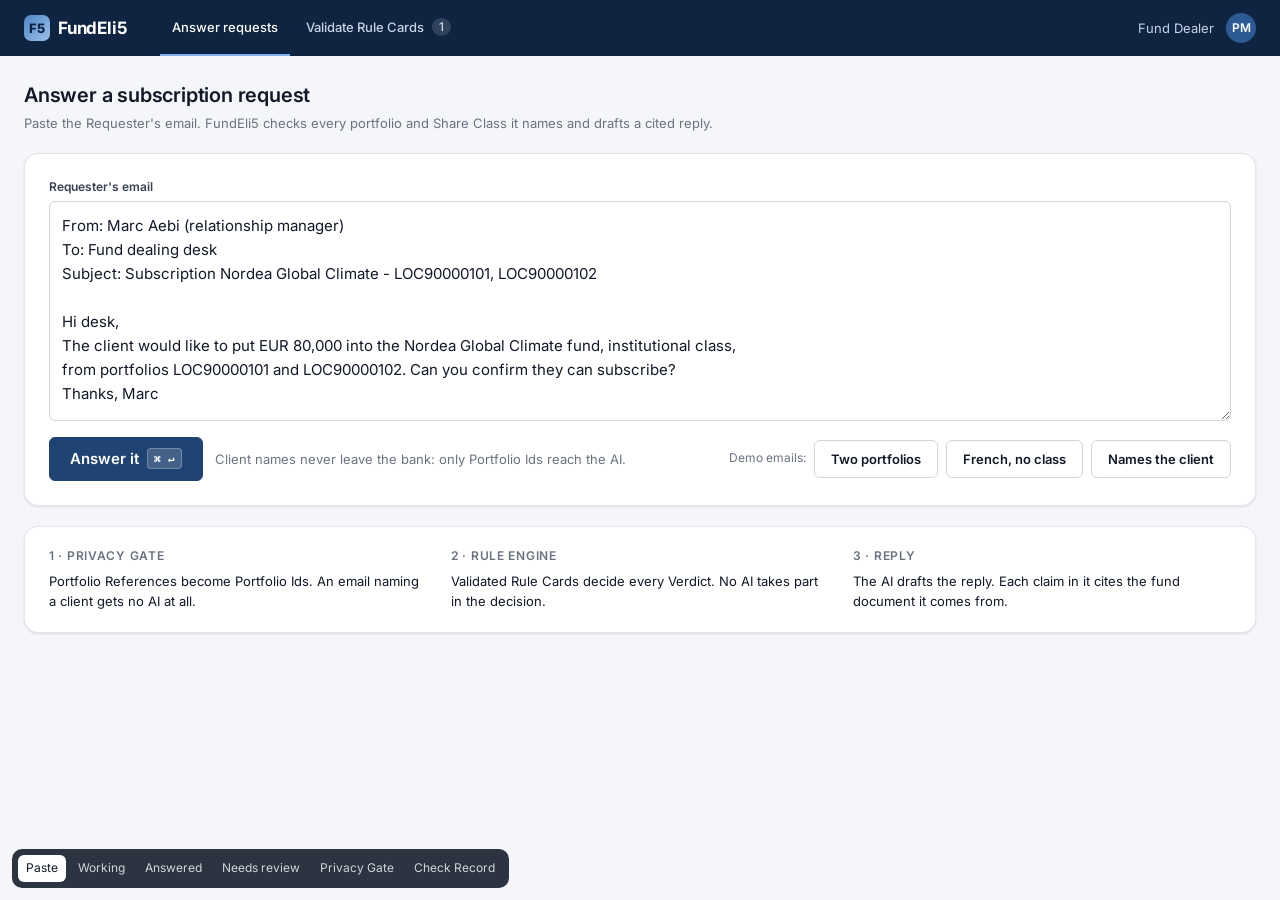
<file: docs/ux/mockups/dealer.html>
<!doctype html>
<html lang="en">
<head>
<meta charset="utf-8">
<meta name="viewport" content="width=device-width, initial-scale=1">
<title>FundEli5 · Dealer screen mockup</title>
<link rel="stylesheet" href="../tokens.css">
<link rel="stylesheet" href="components.css">
<!-- Mockup of docs/ux/README.md "Dealer screen". States: #paste #working #answered #review #refused #record. Example data is the seed cast. -->
</head>
<body>

<header class="topbar">
  <div class="wordmark"><span class="logo">F5</span>FundEli5</div>
  <nav class="nav">
    <a class="active" href="#answered">Answer requests</a>
    <a href="validation.html#draft">Validate Rule Cards <span class="count">1</span></a>
  </nav>
  <div class="role">Fund Dealer <span class="avatar">PM</span></div>
</header>

<main class="page">

  <!-- ================= PASTE (empty state) ================= -->
  <section data-state="paste">
    <div class="page-head">
      <div>
        <h1>Answer a subscription request</h1>
        <div class="sub">Paste the Requester's email. FundEli5 checks every portfolio and Share Class it names and drafts a cited reply.</div>
      </div>
    </div>
    <div class="card paste">
      <div class="field">
        <label for="email">Requester's email</label>
        <textarea id="email" class="input" placeholder="Paste the email here, or drop an .eml file">From: Marc Aebi (relationship manager)
To: Fund dealing desk
Subject: Subscription Nordea Global Climate - LOC90000101, LOC90000102

Hi desk,
The client would like to put EUR 80,000 into the Nordea Global Climate fund, institutional class,
from portfolios LOC90000101 and LOC90000102. Can you confirm they can subscribe?
Thanks, Marc</textarea>
      </div>
      <div class="paste-actions">
        <button class="btn btn-primary btn-lg">Answer it <span class="kbd">⌘ ↵</span></button>
        <span class="small muted">Client names never leave the bank: only Portfolio Ids reach the AI.</span>
        <div class="samples"><span class="xs muted">Demo emails:</span>
          <button class="btn">Two portfolios</button><button class="btn">French, no class</button><button class="btn">Names the client</button>
        </div>
      </div>
    </div>
    <div class="card card-pad" style="margin-top: var(--space-5); display:grid; grid-template-columns: repeat(3,1fr); gap: var(--space-6);">
      <div><div class="eyebrow">1 · Privacy Gate</div><p class="small" style="margin:6px 0 0">Portfolio References become Portfolio Ids. An email naming a client gets no AI at all.</p></div>
      <div><div class="eyebrow">2 · Rule Engine</div><p class="small" style="margin:6px 0 0">Validated Rule Cards decide every Verdict. No AI takes part in the decision.</p></div>
      <div><div class="eyebrow">3 · Reply</div><p class="small" style="margin:6px 0 0">The AI drafts the reply. Each claim in it cites the fund document it comes from.</p></div>
    </div>
  </section>

  <!-- ================= WORKING (progress) ================= -->
  <section data-state="working">
    <div class="card request">
      <div class="grow"><div class="from">Request from Marc Aebi</div><div class="subject">Subscription Nordea Global Climate - LOC90000101, LOC90000102</div></div>
    </div>
    <div class="with-rail" style="margin-top: var(--space-4)">
      <div class="card">
        <div class="steps">
          <div class="step done"><span class="dot">✓</span><div><b>Privacy Gate</b> <span class="note">2 Portfolio References swapped for Portfolio Ids, no client name found</span></div></div>
          <div class="step done"><span class="dot">✓</span><div><b>Reading the request</b> <span class="note">2 Subscription Requests: Nordea 1 Global Climate BI-EUR, EUR 80,000</span></div></div>
          <div class="step now"><span class="dot"></span><div><b>Checking the rules</b> <span class="note">Rule Card v1, validated 2 Nov by J. Keller</span></div></div>
          <div class="step todo"><span class="dot"></span><div>Drafting the reply</div></div>
        </div>
        <div style="padding: 0 var(--space-6) var(--space-6); display:flex; flex-direction:column; gap:10px">
          <div class="skeleton" style="width:70%"></div><div class="skeleton" style="width:55%"></div><div class="skeleton" style="width:62%"></div>
        </div>
      </div>
      <div class="rail"><div class="card card-pad"><div class="skeleton" style="width:50%"></div><div class="skeleton" style="width:90%; margin-top:10px"></div><div class="skeleton" style="width:80%; margin-top:10px"></div></div></div>
    </div>
  </section>

  <!-- ================= REQUEST SUMMARY (answered / review / record) ================= -->
  <section data-state="answered record" class="stack">
    <div class="card request">
      <div class="grow">
        <div class="from">Request from Marc Aebi <span class="muted small" style="font-weight:400">· today 09:42</span></div>
        <div class="subject">Subscription Nordea Global Climate - LOC90000101, LOC90000102</div>
      </div>
      <div class="gate"><span class="chip safe">🛡 The AI saw Portfolio Ids only</span>
        <span class="swap">LOC90000101 → 3f6c…a4c3</span><span class="swap">LOC90000102 → 9b2d…6b19</span></div>
      <a class="link small">Show email and parsed requests</a>
    </div>

    <div class="summary">
      <span class="total">3 checks</span>
      <span class="chip eligible"><span class="ic">✓</span>2 can buy</span>
      <span class="chip not-eligible"><span class="ic">✕</span>1 cannot buy</span>
    </div>
  </section>

  <section data-state="review" class="stack">
    <div class="card request">
      <div class="grow">
        <div class="from">Request from Sophie Lentz <span class="muted small" style="font-weight:400">· today 10:05 · French</span></div>
        <div class="subject">Souscription Nordea Global Climate - LUX90000301</div>
      </div>
      <div class="gate"><span class="chip safe">🛡 The AI saw Portfolio Ids only</span><span class="swap">LUX90000301 → c71e…2f64</span></div>
      <a class="link small">Show email and parsed requests</a>
    </div>
    <div class="summary">
      <span class="total">2 checks · no Share Class named, so every class of the fund is checked</span>
      <span class="chip review"><span class="ic">!</span>1 needs review</span>
      <span class="chip not-eligible"><span class="ic">✕</span>1 cannot buy</span>
    </div>
  </section>

  <!-- ================= ANSWERED: Verdicts, reply, evidence ================= -->
  <section data-state="answered record" class="with-rail" style="margin-top: var(--space-4)">
    <div class="stack">
      <article class="card verdict not-eligible">
        <span class="chip not-eligible"><span class="ic">✕</span>Not eligible</span>
        <div>
          <div class="headline"><span class="portfolio">LOC90000101</span> <b>cannot buy</b> Nordea 1 Global Climate BI-EUR</div>
          <div class="why">BI-EUR is for institutional investors <a class="cite">1</a>. This advisory portfolio is a retail client.</div>
          <div class="meta"><span>LU0348927095</span><span>EUR 80,000</span><span>7 rules checked · 1 failed</span></div>
        </div>
        <a class="link small">Why?</a>
      </article>
      <article class="card verdict eligible">
        <span class="chip eligible"><span class="ic">✓</span>Eligible</span>
        <div>
          <div class="headline"><span class="portfolio">LOC90000102</span> <b>can buy</b> Nordea 1 Global Climate BI-EUR</div>
          <div class="why">A discretionary mandate counts as an institutional investor <a class="cite">3</a>, and EUR 80,000 meets the EUR 75,000 minimum <a class="cite">4</a>.</div>
          <div class="meta"><span>LU0348927095</span><span>EUR 80,000</span><span>7 rules checked · all passed</span></div>
        </div>
        <a class="link small">Why?</a>
      </article>
      <article class="card verdict eligible">
        <span class="chip eligible"><span class="ic">✓</span>Eligible</span>
        <div>
          <div class="headline"><span class="portfolio">LOC90000101</span> <b>can buy</b> Nordea 1 Global Climate BP-EUR <span class="alt-tag">alternative</span></div>
          <div class="why">BP-EUR is the retail class of the same fund, open to all investors <a class="cite">2</a>.</div>
          <div class="meta"><span>LU0348926287</span><span>EUR 80,000</span><span>7 rules checked · all passed</span></div>
        </div>
        <a class="link small">Why?</a>
      </article>

      <article class="card reply">
        <div class="card-head">
          <span class="ai-label">✦ Drafted by AI · edit before sending</span>
          <div style="display:flex; gap: var(--space-2); align-items:center">
            <span class="chip neutral">English</span>
            <button class="btn btn-primary">Copy reply</button>
          </div>
        </div>
        <div class="reply-body" contenteditable="true">
          <p>Hi Marc,</p>
          <p><span class="portfolio">LOC90000101</span> cannot subscribe to Nordea 1 Global Climate BI-EUR: the class is reserved for institutional investors <a class="cite on">1</a>, and this is an advisory portfolio. The retail class BP-EUR (LU0348926287) is open to all investors <a class="cite">2</a>, and the EUR 80,000 subscription is eligible there.</p>
          <p><span class="portfolio">LOC90000102</span> can subscribe to BI-EUR. The discretionary mandate makes it an institutional investor <a class="cite">3</a>, and EUR 80,000 meets the EUR 75,000 minimum <a class="cite">4</a>.</p>
          <p>Best regards,<br>Fund dealing desk</p>
        </div>
        <div class="reply-foot"><span>Portfolio Ids swapped back to your references locally.</span><a class="link" href="#record">What the AI saw</a></div>
      </article>

      <details class="card fold">
        <summary>Full Justification <span class="muted small" style="font-weight:400">· every rule of every check, with its source</span></summary>
      </details>
    </div>

    <aside class="rail">
      <div class="eyebrow">Evidence for the reply</div>
      <div class="card evidence on">
        <a class="cite on num">1</a>
        <div class="rule">Investor category <span class="outcome fail">FAIL</span> <span class="muted" style="font-weight:400">BI-EUR</span></div>
        <div class="quote"><mark>I Institutional investors.</mark></div>
        <div class="source">Nordea 1 prospectus · p.123 <span class="verified">✓ quote found on page</span></div>
      </div>
      <div class="card evidence">
        <a class="cite num">2</a>
        <div class="rule">Investor category <span class="outcome pass">PASS</span> <span class="muted" style="font-weight:400">BP-EUR</span></div>
        <div class="quote"><mark>P All investors.</mark></div>
        <div class="source">Nordea 1 prospectus · p.123 <span class="verified">✓ quote found on page</span></div>
      </div>
      <div class="card evidence">
        <a class="cite num">3</a>
        <div class="rule">Investor category <span class="outcome pass">PASS</span> <span class="muted" style="font-weight:400">BI-EUR</span></div>
        <div class="quote">… <mark>financial professionals investing on behalf of … retail clients in connection with a discretionary management agreement</mark></div>
        <div class="source">Nordea 1 prospectus · p.5 <span class="verified">✓ quote found on page</span></div>
      </div>
      <div class="card evidence">
        <a class="cite num">4</a>
        <div class="rule">Minimum subscription <span class="outcome pass">PASS</span> <span class="muted" style="font-weight:400">BI-EUR</span></div>
        <div class="quote"><mark>EUR 75,000 or equivalent in other currencies</mark></div>
        <div class="source">Nordea 1 prospectus · p.123 <span class="verified">✓ quote found on page</span></div>
      </div>
    </aside>
  </section>

  <!-- ================= REVIEW: Needs Review with Advisory Suggestions ================= -->
  <section data-state="review" class="with-rail" style="margin-top: var(--space-4)">
    <div class="stack">
      <article class="card verdict review">
        <span class="chip review"><span class="ic">!</span>Needs review</span>
        <div>
          <div class="headline"><span class="portfolio">LUX90000301</span> <b>needs review for</b> Nordea 1 Global Climate BP-EUR</div>
          <div class="why">In Luxembourg the Target Market applies, and this client is outside it on three points: risk 4 of 7 for an Income profile, a 5-year holding period for a 2-year horizon, and a possible total loss <a class="cite">1</a>.</div>
          <div class="meta"><span>LU0348926287</span><span>EUR 20,000</span><span>7 rules checked · 1 to review</span></div>
        </div>
        <a class="link small">Why?</a>
      </article>
      <article class="card verdict not-eligible">
        <span class="chip not-eligible"><span class="ic">✕</span>Not eligible</span>
        <div>
          <div class="headline"><span class="portfolio">LUX90000301</span> <b>cannot buy</b> Nordea 1 Global Climate BI-EUR</div>
          <div class="why">BI-EUR is for institutional investors <a class="cite">2</a>, and EUR 20,000 is below its EUR 75,000 minimum <a class="cite">3</a>.</div>
          <div class="meta"><span>LU0348927095</span><span>EUR 20,000</span><span>7 rules checked · 2 failed</span></div>
        </div>
        <a class="link small">Why?</a>
      </article>

      <div class="banner ai" style="display:block">
        <div style="display:flex; justify-content:space-between; align-items:center">
          <span class="ai-label">✦ AI suggestions for the review</span>
          <span class="xs muted">They never change a Verdict. Accepted questions go into the reply.</span>
        </div>
        <div class="group-title">Ask the Requester</div>
        <div class="suggestion accepted">
          <div class="q">Is the risk profile current?</div>
          <div class="acts"><span class="chip eligible">Accepted</span><button class="btn btn-ghost">Undo</button></div>
          <div class="d">The profile (2 Income) is one notch below the fund's risk 4. If it was last reviewed more than 12 months ago, the adviser should re-run the questionnaire.</div>
        </div>
        <div class="suggestion">
          <div class="q">Does the 2-year horizon apply to the portfolio or to this investment?</div>
          <div class="acts"><button class="btn">Accept</button><button class="btn btn-ghost">Dismiss</button></div>
          <div class="d">The fund recommends holding for 5 years.</div>
        </div>
        <div class="group-title">Dealer to-do · internal, never in the reply</div>
        <div class="suggestion">
          <div class="q">File the acknowledgement if she proceeds</div>
          <div class="acts"><button class="btn">Accept</button><button class="btn btn-ghost">Dismiss</button></div>
          <div class="d">A written acknowledgement that the investment is outside her Target Market, with the adviser's rationale, attached to this Check Record.</div>
        </div>
      </div>

      <article class="card reply">
        <div class="card-head"><span class="ai-label">✦ Reply</span><span class="chip neutral">French</span></div>
        <div class="reply-body" style="min-height:0">
          <p class="muted">Decide on the suggestions first: the questions you accept are asked in the reply, in French.</p>
          <div style="display:flex; align-items:center; gap: var(--space-3)">
            <button class="btn btn-primary">Draft reply</button>
            <span class="small" style="color: var(--review-700)">2 suggestions undecided: they will be left out.</span>
          </div>
        </div>
      </article>
    </div>
    <aside class="rail">
      <div class="eyebrow">Evidence</div>
      <div class="card evidence">
        <a class="cite num">1</a>
        <div class="rule">Target Market <span class="outcome review">REVIEW</span> <span class="muted" style="font-weight:400">BP-EUR</span></div>
        <div class="quote"><mark>you could lose some or all of your investment</mark></div>
        <div class="source">Nordea 1 BP-EUR KID · p.1 <span class="verified">✓ quote found on page</span></div>
      </div>
      <div class="card evidence">
        <a class="cite num">2</a>
        <div class="rule">Investor category <span class="outcome fail">FAIL</span> <span class="muted" style="font-weight:400">BI-EUR</span></div>
        <div class="quote"><mark>I Institutional investors.</mark></div>
        <div class="source">Nordea 1 prospectus · p.123 <span class="verified">✓ quote found on page</span></div>
      </div>
      <div class="card evidence">
        <a class="cite num">3</a>
        <div class="rule">Minimum subscription <span class="outcome fail">FAIL</span> <span class="muted" style="font-weight:400">BI-EUR</span></div>
        <div class="quote"><mark>EUR 75,000 or equivalent in other currencies</mark></div>
        <div class="source">Nordea 1 prospectus · p.123 <span class="verified">✓ quote found on page</span></div>
      </div>
    </aside>
  </section>

  <!-- ================= REFUSED: Privacy Gate ================= -->
  <section data-state="refused" class="stack">
    <div class="banner danger">
      <span class="bi">✕</span>
      <div>
        <h3>No AI was used for this email</h3>
        <p>The Privacy Gate found a client name, <b>“Anna Steinmann”</b>, in the subject and line 1. Requesters send Portfolio References only, so nothing was sent to the AI.</p>
        <p class="xs" style="margin-top:6px">Enter the request below. The check runs as usual, because the Rule Engine needs no AI, and a template reply replaces the drafted one.</p>
      </div>
    </div>
    <div class="card">
      <div class="card-head"><h2 class="card-title">Enter the Subscription Request by hand</h2><a class="link small">+ Add a portfolio</a></div>
      <div class="card-pad">
        <div class="form-row">
          <div class="field"><label>Portfolio Reference · found in the email</label><input class="input" value="LOC90000101"></div>
          <div class="field"><label>Share Class</label><select class="input"><option>Nordea 1 Global Climate BP-EUR · LU0348926287</option></select></div>
          <div class="field"><label>Amount</label><input class="input" value="80,000"></div>
          <div class="field"><label>Currency</label><select class="input"><option>EUR</option></select></div>
          <button class="btn btn-primary" style="height:38px">Check</button>
        </div>
        <label class="small" style="display:flex; gap:8px; align-items:center; margin-top: var(--space-3)"><input type="checkbox"> Client initiated (reverse solicitation)</label>
      </div>
    </div>
    <details class="card fold"><summary>The email as received</summary></details>
  </section>
</main>

<!-- ================= RECORD drawer ================= -->
<div data-state="record" class="scrim"></div>
<aside data-state="record" class="drawer" aria-label="What the AI saw">
  <div class="drawer-head">
    <div><div class="eyebrow">Check Record · append-only</div><div style="font-weight:600">What the AI saw</div></div>
    <a class="btn btn-ghost" href="#answered">Close</a>
  </div>
  <div class="drawer-body">
    <table class="table">
      <thead><tr><th>Check</th><th>Rule Card</th><th>Verdict</th></tr></thead>
      <tbody>
        <tr><td><span class="portfolio">LOC90000101</span> × BI-EUR</td><td>v1 · validated 2 Nov by J. Keller</td><td><span class="chip not-eligible">Not eligible</span></td></tr>
        <tr><td><span class="portfolio">LOC90000102</span> × BI-EUR</td><td>v1 · validated 2 Nov by J. Keller</td><td><span class="chip eligible">Eligible</span></td></tr>
        <tr><td><span class="portfolio">LOC90000101</span> × BP-EUR</td><td>v1 · validated 2 Nov by J. Keller</td><td><span class="chip eligible">Eligible</span></td></tr>
      </tbody>
    </table>
    <div class="small muted">Engine 0.1.0 · Scale Mapping v1 · Client Profile fields read: classification, mandate type, residence, nationalities, US Person flags (kept in the bank, never sent).</div>

    <div class="llm-call">
      <header><b>Request Parser</b><span class="xs muted">claude-sonnet-5-5 · Azure Foundry · 1.2 s</span></header>
      <div class="body">
        <div class="small">Client fields sent: <i>none</i></div>
        <pre class="prompt">Subject: Subscription Nordea Global Climate - <span class="pid">3f6c2a1e…a4c3</span>, <span class="pid">9b2d71c0…6b19</span>

The client would like to put EUR 80,000 into the Nordea Global Climate fund, institutional class,
from portfolios <span class="pid">3f6c2a1e…a4c3</span> and <span class="pid">9b2d71c0…6b19</span>.</pre>
      </div>
    </div>
    <div class="llm-call">
      <header><b>Reply Drafter</b><span class="xs muted">claude-sonnet-5-5 · Azure Foundry · 3.4 s</span></header>
      <div class="body">
        <div class="small">Client fields sent: <span class="field-tag">Portfolio Id</span> <span class="field-tag">Verdict</span> <span class="field-tag">Justification + Citations</span></div>
        <pre class="prompt">Verdicts for GCE-BI (Not Eligible, Eligible) and GCE-BP (Eligible, alternative). Language: en.</pre>
      </div>
    </div>
  </div>
</aside>

<div data-state="answered" class="toast" style="display:none" id="toast">Reply copied</div>

<nav class="mock-switch" aria-label="Mockup states">
  <a href="#paste">Paste</a><a href="#working">Working</a><a href="#answered">Answered</a><a href="#review">Needs review</a><a href="#refused">Privacy Gate</a><a href="#record">Check Record</a>
</nav>
<script>
  function show() {
    const s = (location.hash || '#paste').slice(1);
    document.querySelectorAll('[data-state]').forEach(el => {
      const on = el.dataset.state.split(' ').includes(s) && el.id !== 'toast';
      el.style.display = on ? '' : 'none';
    });
    document.querySelectorAll('.mock-switch a').forEach(a => a.classList.toggle('on', a.getAttribute('href') === '#' + s));
  }
  addEventListener('hashchange', show); show();
</script>
</body>
</html>
</file>
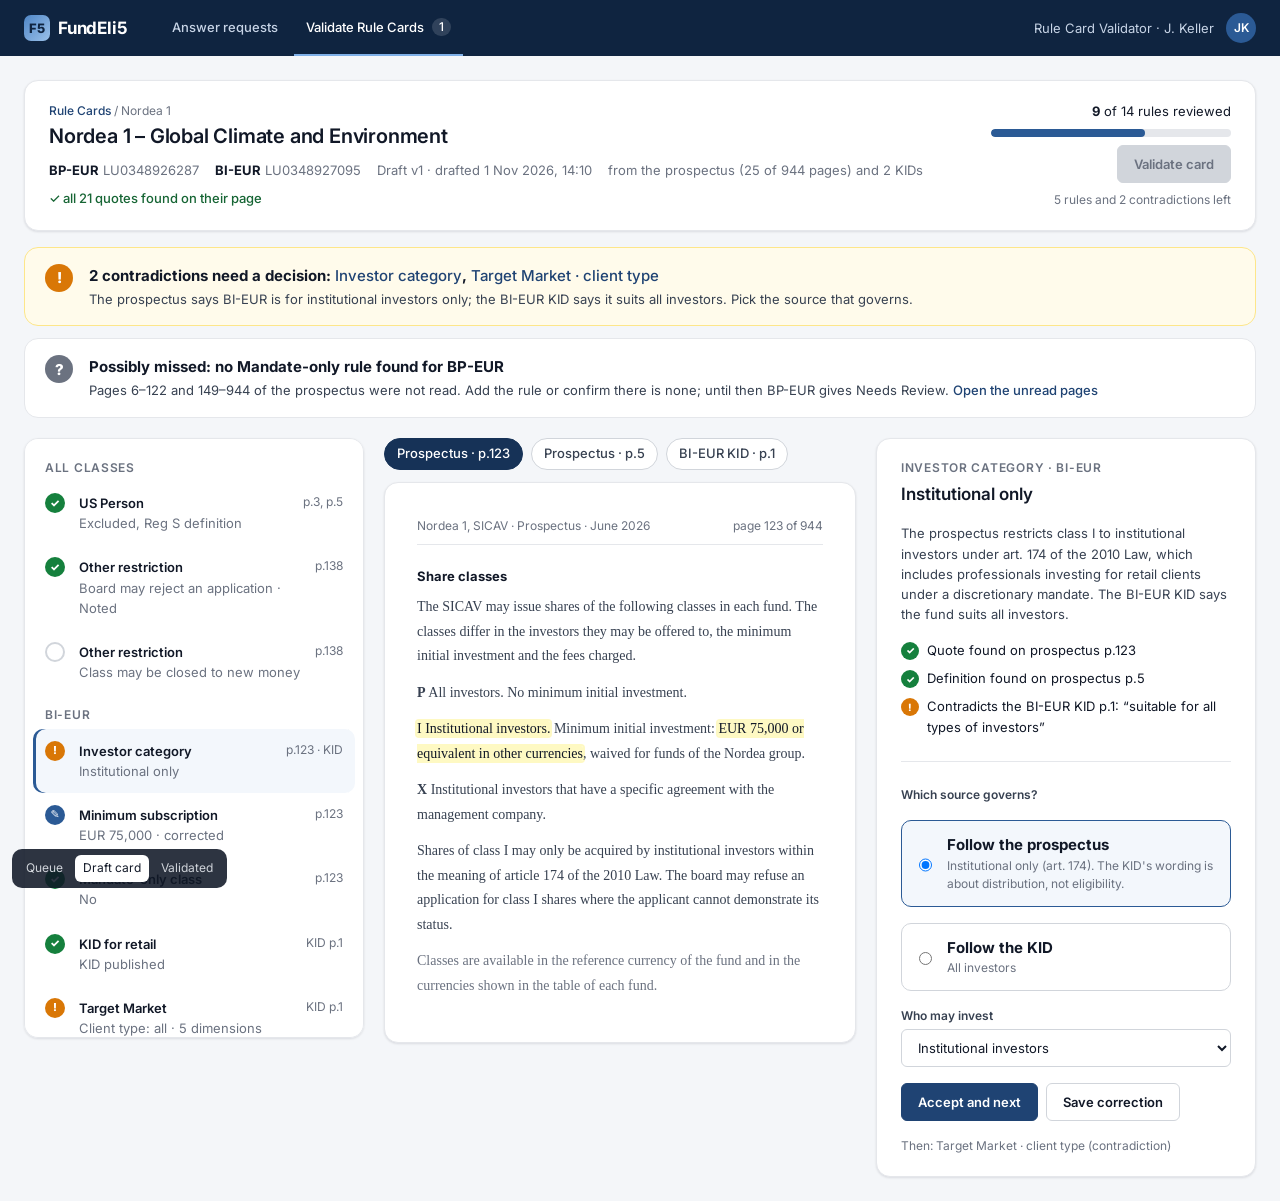
<file: docs/ux/mockups/validation.html>
<!doctype html>
<html lang="en">
<head>
<meta charset="utf-8">
<meta name="viewport" content="width=device-width, initial-scale=1">
<title>FundEli5 · Validation screen mockup</title>
<link rel="stylesheet" href="../tokens.css">
<link rel="stylesheet" href="components.css">
<!-- Mockup of docs/ux/README.md "Rule Card validation screen". States: #queue #draft #validated. Example data is the seed's Nordea 1 card. -->
</head>
<body>

<header class="topbar">
  <div class="wordmark"><span class="logo">F5</span>FundEli5</div>
  <nav class="nav">
    <a href="dealer.html#answered">Answer requests</a>
    <a class="active" href="#queue">Validate Rule Cards <span class="count">1</span></a>
  </nav>
  <div class="role">Rule Card Validator · J. Keller <span class="avatar">JK</span></div>
</header>

<main class="page">

  <!-- ================= QUEUE ================= -->
  <section data-state="queue">
    <div class="page-head">
      <div><h1>Rule Cards</h1><div class="sub">A Draft card decides nothing until you validate it: its Share Classes give Needs Review.</div></div>
    </div>
    <div class="card">
      <table class="table">
        <thead><tr><th>Fund</th><th>Share Classes</th><th>Version</th><th>Drafted from</th><th>Status</th><th></th></tr></thead>
        <tbody>
          <tr><td><b>Nordea 1 – Global Climate and Environment</b><div class="xs muted">LU UCITS</div></td><td>BP-EUR, BI-EUR</td><td>Draft v1</td><td class="small">Prospectus (25 of 944 pages), 2 KIDs · 1 Nov</td><td><span class="chip review"><span class="ic">!</span>2 contradictions</span></td><td><a class="btn btn-primary" href="#draft">Review</a></td></tr>
          <tr><td><b>BNP Paribas (CH) Fund – Bonds CHF</b><div class="xs muted">CH</div></td><td>A, A AC</td><td>v1</td><td class="small">Prospectus, 2 KIDs · 30 Oct</td><td><span class="chip eligible"><span class="ic">✓</span>Validated 31 Oct by J. Keller</span></td><td><a class="btn">Open</a></td></tr>
          <tr><td><b>Nordea SIF – Global Private Equity</b><div class="xs muted">LU SIF</div></td><td>BW-SEK</td><td>v1</td><td class="small">Prospectus, KID · 30 Oct</td><td><span class="chip eligible"><span class="ic">✓</span>Validated 31 Oct by J. Keller</span></td><td><a class="btn">Open</a></td></tr>
          <tr><td><b>Swiss Life iFunds (CH)</b><div class="xs muted">CH</div></td><td>3 classes</td><td>v1</td><td class="small">Fund contract · 30 Oct</td><td><span class="chip eligible"><span class="ic">✓</span>Validated 31 Oct by J. Keller</span></td><td><a class="btn">Open</a></td></tr>
        </tbody>
      </table>
    </div>
  </section>

  <!-- ================= CARD HEADER ================= -->
  <section data-state="draft validated" class="card card-header">
    <div>
      <div class="xs muted"><a class="link" href="#queue">Rule Cards</a> / Nordea 1</div>
      <h1>Nordea 1 – Global Climate and Environment</h1>
      <div class="facts">
        <span><b style="color:var(--ink-900)">BP-EUR</b> LU0348926287</span>
        <span><b style="color:var(--ink-900)">BI-EUR</b> LU0348927095</span>
        <span>Draft v1 · drafted 1 Nov 2026, 14:10</span>
        <span>from the prospectus (25 of 944 pages) and 2 KIDs</span>
        <span class="verified">✓ all 21 quotes found on their page</span>
      </div>
    </div>
    <div class="progress" data-state="draft">
      <div class="small"><b>9</b> of 14 rules reviewed</div>
      <div class="bar"><span style="width: 64%"></span></div>
      <button class="btn btn-primary" disabled>Validate card</button>
      <div class="xs muted">5 rules and 2 contradictions left</div>
    </div>
    <div class="progress" data-state="validated">
      <span class="chip eligible"><span class="ic">✓</span>Validated v1</span>
      <div class="xs muted">by J. Keller, 3 Nov 2026, 11:24 · in force for Eligibility Checks</div>
    </div>
  </section>

  <div data-state="draft" class="banner warning" style="margin-top: var(--space-4)">
    <span class="bi">!</span>
    <div>
      <h3>2 contradictions need a decision: <a class="link">Investor category</a>, <a class="link">Target Market · client type</a></h3>
      <p>The prospectus says BI-EUR is for institutional investors only; the BI-EUR KID says it suits all investors. Pick the source that governs.</p>
    </div>
  </div>
  <div data-state="draft" class="banner warning" style="margin-top: var(--space-3); background: var(--surface); border-color: var(--line)">
    <span class="bi" style="background: var(--ink-500)">?</span>
    <div>
      <h3>Possibly missed: no Mandate-only rule found for BP-EUR</h3>
      <p>Pages 6–122 and 149–944 of the prospectus were not read. Add the rule or confirm there is none; until then BP-EUR gives Needs Review. <a class="link">Open the unread pages</a></p>
    </div>
  </div>
  <div data-state="validated" class="banner success" style="margin-top: var(--space-4)">
    <span class="bi">✓</span>
    <div><h3>Card validated: Eligibility Checks on BP-EUR and BI-EUR now use v1</h3><p>14 rules: 11 accepted, 2 corrected, 1 added. Contradictions settled: followed the prospectus twice.</p></div>
  </div>

  <!-- ================= THREE COLUMNS ================= -->
  <section data-state="draft validated" class="three" style="margin-top: var(--space-5)">
    <!-- Rule list -->
    <div class="card rules">
      <div class="rule-group eyebrow">All classes</div>
      <div class="rule-item"><span class="st ok">✓</span><div><div class="k">US Person</div><div class="v">Excluded, Reg S definition</div></div><span class="scope">p.3, p.5</span></div>
      <div class="rule-item"><span class="st ok">✓</span><div><div class="k">Other restriction</div><div class="v">Board may reject an application · Noted</div></div><span class="scope">p.138</span></div>
      <div class="rule-item"><span class="st open"></span><div><div class="k">Other restriction</div><div class="v">Class may be closed to new money</div></div><span class="scope">p.138</span></div>

      <div class="rule-group eyebrow">BI-EUR</div>
      <div class="rule-item sel"><span class="st bang">!</span><div><div class="k">Investor category</div><div class="v">Institutional only</div></div><span class="scope">p.123 · KID</span></div>
      <div class="rule-item"><span class="st fixed">✎</span><div><div class="k">Minimum subscription</div><div class="v">EUR 75,000 · corrected</div></div><span class="scope">p.123</span></div>
      <div class="rule-item"><span class="st ok">✓</span><div><div class="k">Mandate-only class</div><div class="v">No</div></div><span class="scope">p.123</span></div>
      <div class="rule-item"><span class="st ok">✓</span><div><div class="k">KID for retail</div><div class="v">KID published</div></div><span class="scope">KID p.1</span></div>
      <div class="rule-item"><span class="st bang">!</span><div><div class="k">Target Market</div><div class="v">Client type: all · 5 dimensions</div></div><span class="scope">KID p.1</span></div>

      <div class="rule-group eyebrow">BP-EUR</div>
      <div class="rule-item"><span class="st ok">✓</span><div><div class="k">Investor category</div><div class="v">All investors</div></div><span class="scope">p.123</span></div>
      <div class="rule-item"><span class="st ok">✓</span><div><div class="k">Minimum subscription</div><div class="v">None</div></div><span class="scope">p.123</span></div>
      <div class="rule-item"><span class="st open"></span><div><div class="k">Mandate-only class</div><div class="v">Possibly missed</div></div><span class="scope">—</span></div>
      <div class="rule-item"><span class="st ok">✓</span><div><div class="k">KID for retail</div><div class="v">KID published</div></div><span class="scope">KID p.1</span></div>
      <div class="rule-item"><span class="st open"></span><div><div class="k">Target Market</div><div class="v">Retail · risk 4 · 5 years · 5 dimensions</div></div><span class="scope">KID p.1</span></div>
    </div>

    <!-- Document -->
    <div>
      <div class="tabs">
        <button class="tab on">Prospectus · p.123</button>
        <button class="tab">Prospectus · p.5</button>
        <button class="tab">BI-EUR KID · p.1</button>
      </div>
      <div class="card doc-page">
        <div class="running"><span>Nordea 1, SICAV · Prospectus · June 2026</span><span>page 123 of 944</span></div>
        <h4>Share classes</h4>
        <p>The SICAV may issue shares of the following classes in each fund. The classes differ in the investors they may be offered to, the minimum initial investment and the fees charged.</p>
        <p><b>P</b> All investors. No minimum initial investment.</p>
        <p><mark>I Institutional investors.</mark> Minimum initial investment: <mark>EUR 75,000 or equivalent in other currencies</mark>, waived for funds of the Nordea group.</p>
        <p><b>X</b> Institutional investors that have a specific agreement with the management company.</p>
        <p>Shares of class I may only be acquired by institutional investors within the meaning of article 174 of the 2010 Law. The board may refuse an application for class I shares where the applicant cannot demonstrate its status.</p>
        <p class="muted">Classes are available in the reference currency of the fund and in the currencies shown in the table of each fund.</p>
      </div>
    </div>

    <!-- Decision -->
    <div class="card card-pad stack" style="gap: var(--space-4)" data-state="draft">
      <div>
        <div class="eyebrow">Investor category · BI-EUR</div>
        <div style="font-size: var(--text-lg); font-weight: 600; margin-top: 4px">Institutional only</div>
      </div>
      <p class="small" style="margin:0; color: var(--ink-700)">The prospectus restricts class I to institutional investors under art. 174 of the 2010 Law, which includes professionals investing for retail clients under a discretionary mandate. The BI-EUR KID says the fund suits all investors.</p>
      <div class="signals">
        <div class="signal good"><span class="s">✓</span>Quote found on prospectus p.123</div>
        <div class="signal good"><span class="s">✓</span>Definition found on prospectus p.5</div>
        <div class="signal warn"><span class="s">!</span>Contradicts the BI-EUR KID p.1: “suitable for all types of investors”</div>
      </div>
      <div class="divider"></div>
      <div class="field"><label>Which source governs?</label></div>
      <label class="choice on"><input type="radio" name="g" checked><div><b>Follow the prospectus</b><div class="xs muted">Institutional only (art. 174). The KID's wording is about distribution, not eligibility.</div></div></label>
      <label class="choice"><input type="radio" name="g"><div><b>Follow the KID</b><div class="xs muted">All investors</div></div></label>
      <div class="field"><label>Who may invest</label><select class="input"><option>Institutional investors</option></select></div>
      <div style="display:flex; gap: var(--space-2)">
        <button class="btn btn-primary">Accept and next</button>
        <button class="btn">Save correction</button>
      </div>
      <div class="xs muted">Then: Target Market · client type (contradiction)</div>
    </div>
    <div class="card card-pad stack" style="gap: var(--space-3)" data-state="validated">
      <div class="eyebrow">Version history</div>
      <div class="small"><b>v1</b> · validated 3 Nov 2026, 11:24 by J. Keller<div class="xs muted">from Draft v1 of 1 Nov · 2 corrections · 2 contradictions settled</div></div>
      <div class="divider"></div>
      <div class="small muted">A new prospectus edition gives Draft v2. v1 stays in force until v2 is validated.</div>
      <button class="btn">Export card (JSON)</button>
    </div>
  </section>
</main>

<nav class="mock-switch" aria-label="Mockup states">
  <a href="#queue">Queue</a><a href="#draft">Draft card</a><a href="#validated">Validated</a>
</nav>
<script>
  function show() {
    const s = (location.hash || '#draft').slice(1);
    document.querySelectorAll('[data-state]').forEach(el => {
      el.style.display = el.dataset.state.split(' ').includes(s) ? '' : 'none';
    });
    document.querySelectorAll('.rule-item .st').forEach(st => {
      if (!st.dataset.orig) st.dataset.orig = st.className + '|' + st.textContent;
      const [cls, txt] = st.dataset.orig.split('|');
      const done = s === 'validated' && !cls.includes('fixed');
      st.className = done ? 'st ok' : cls; st.textContent = done ? '✓' : txt;
    });
    document.querySelectorAll('.mock-switch a').forEach(a => a.classList.toggle('on', a.getAttribute('href') === '#' + s));
  }
  addEventListener('hashchange', show); show();
</script>
</body>
</html>
</file>
<file: docs/ux/tokens.css>
/*
 * FundEli5 design tokens. Copy this file into frontend/src/styles.css in the skeleton (spine S1).
 * Components use these variables only: no raw colour, font size, spacing or radius anywhere else.
 * Rationale and usage: docs/ux/design-system.md
 */

@import url("https://fonts.googleapis.com/css2?family=Inter:wght@400;500;600;700&family=JetBrains+Mono:wght@400;500&display=swap");

:root {
  /* Brand */
  --brand-900: #0f2440;
  --brand-800: #163257;
  --brand-700: #1f4373;
  --brand-600: #2b5a95;
  --brand-100: #e6eef8;
  --brand-50: #f3f7fc;

  /* Neutrals */
  --ink-900: #111827;   /* body text */
  --ink-700: #374151;   /* secondary text */
  --ink-500: #6b7280;   /* muted, metadata */
  --ink-400: #9ca3af;   /* placeholders, disabled */
  --line: #e5e7eb;      /* borders */
  --line-strong: #d1d5db;
  --surface: #ffffff;   /* cards */
  --ground: #f4f6f9;    /* page background */
  --sunken: #f9fafb;    /* inset areas: quotes, code */

  /* Verdicts: the only saturated colours on screen */
  --eligible-700: #166534;
  --eligible-600: #15803d;
  --eligible-100: #dcfce7;
  --eligible-50: #f0fdf4;
  --not-eligible-700: #991b1b;
  --not-eligible-600: #dc2626;
  --not-eligible-100: #fee2e2;
  --not-eligible-50: #fef2f2;
  --review-700: #92400e;
  --review-600: #d97706;
  --review-100: #fef3c7;
  --review-50: #fffbeb;

  /* AI: everything an LLM wrote carries this colour */
  --ai-700: #5b21b6;
  --ai-600: #7c3aed;
  --ai-100: #ede9fe;
  --ai-50: #f5f3ff;

  /* Evidence: a quoted passage */
  --quote-bg: #fef9c3;
  --quote-line: #eab308;

  /* Type */
  --font-sans: "Inter", system-ui, -apple-system, "Segoe UI", Roboto, sans-serif;
  --font-mono: "JetBrains Mono", ui-monospace, "SF Mono", Menlo, monospace;
  --text-xs: 12px;   /* labels, metadata */
  --text-sm: 13px;   /* secondary */
  --text-md: 15px;   /* body */
  --text-lg: 17px;   /* Verdict lines, card titles */
  --text-xl: 20px;   /* screen title */
  --text-2xl: 24px;
  --leading: 1.55;
  --weight-regular: 400;
  --weight-medium: 500;
  --weight-semibold: 600;
  --weight-bold: 700;

  /* Space: 4px scale */
  --space-1: 4px;
  --space-2: 8px;
  --space-3: 12px;
  --space-4: 16px;
  --space-5: 20px;
  --space-6: 24px;
  --space-8: 32px;
  --space-10: 40px;

  /* Shape */
  --radius-sm: 6px;
  --radius-md: 10px;
  --radius-lg: 14px;
  --radius-pill: 999px;
  --shadow-card: 0 1px 2px rgba(16, 24, 40, 0.05), 0 1px 3px rgba(16, 24, 40, 0.06);
  --shadow-raised: 0 4px 12px rgba(16, 24, 40, 0.08), 0 2px 4px rgba(16, 24, 40, 0.04);
  --shadow-drawer: -12px 0 32px rgba(16, 24, 40, 0.14);

  /* Layout */
  --topbar-height: 56px;
  --page-max: 1320px;
  --rail-width: 380px;
  --focus-ring: 0 0 0 3px rgba(43, 90, 149, 0.35);
  --motion: 160ms cubic-bezier(0.2, 0, 0, 1);
}

*,
*::before,
*::after {
  box-sizing: border-box;
}

html,
body {
  margin: 0;
  background: var(--ground);
  color: var(--ink-900);
  font-family: var(--font-sans);
  font-size: var(--text-md);
  line-height: var(--leading);
  -webkit-font-smoothing: antialiased;
}

code,
.mono {
  font-family: var(--font-mono);
  font-size: 0.92em;
}

:focus-visible {
  outline: none;
  box-shadow: var(--focus-ring);
}

@media (prefers-reduced-motion: reduce) {
  :root {
    --motion: 0ms;
  }
}
</file>
<file: docs/ux/mockups/components.css>
/* Mockup styles for the components of docs/ux/design-system.md. Reference for the look, not code to copy. */

/* ---------- Shell ---------- */
.topbar {
  position: sticky; top: 0; z-index: 20;
  height: var(--topbar-height);
  display: flex; align-items: center; gap: var(--space-8);
  padding: 0 var(--space-6);
  background: var(--brand-900); color: #fff;
}
.wordmark { display: flex; align-items: center; gap: var(--space-2); font-weight: var(--weight-bold); font-size: var(--text-lg); letter-spacing: -0.01em; }
.wordmark .logo { width: 26px; height: 26px; border-radius: 7px; background: linear-gradient(135deg, #4f86c6, #9bc1ea); display: grid; place-items: center; font-size: 13px; color: var(--brand-900); font-weight: 800; }
.nav { display: flex; gap: var(--space-1); height: 100%; }
.nav a { display: flex; align-items: center; padding: 0 var(--space-3); color: #c7d4e6; text-decoration: none; font-size: var(--text-sm); font-weight: var(--weight-medium); border-bottom: 2px solid transparent; }
.nav a.active { color: #fff; border-bottom-color: #7fb0e8; }
.nav a .count { margin-left: var(--space-2); background: rgba(255,255,255,0.14); border-radius: var(--radius-pill); padding: 0 7px; font-size: var(--text-xs); }
.role { margin-left: auto; display: flex; align-items: center; gap: var(--space-3); font-size: var(--text-sm); color: #c7d4e6; }
.avatar { width: 30px; height: 30px; border-radius: 50%; background: var(--brand-600); color: #fff; display: grid; place-items: center; font-size: var(--text-xs); font-weight: var(--weight-semibold); }

.page { max-width: var(--page-max); margin: 0 auto; padding: var(--space-6); }
.page-head { display: flex; align-items: flex-end; justify-content: space-between; gap: var(--space-4); margin-bottom: var(--space-5); }
.page-head h1 { margin: 0; font-size: var(--text-xl); font-weight: var(--weight-semibold); letter-spacing: -0.01em; }
.page-head .sub { color: var(--ink-500); font-size: var(--text-sm); margin-top: 2px; }

.with-rail { display: grid; grid-template-columns: minmax(0, 1fr) var(--rail-width); gap: var(--space-6); align-items: start; }
.rail { position: sticky; top: calc(var(--topbar-height) + var(--space-6)); display: flex; flex-direction: column; gap: var(--space-3); }
.stack { display: flex; flex-direction: column; gap: var(--space-4); }

/* ---------- Card ---------- */
.card { background: var(--surface); border: 1px solid var(--line); border-radius: var(--radius-lg); box-shadow: var(--shadow-card); }
.card-pad { padding: var(--space-5) var(--space-6); }
.card-head { display: flex; align-items: center; justify-content: space-between; gap: var(--space-3); padding: var(--space-4) var(--space-6); border-bottom: 1px solid var(--line); }
.card-title { font-size: var(--text-md); font-weight: var(--weight-semibold); margin: 0; }
.eyebrow { font-size: var(--text-xs); font-weight: var(--weight-semibold); letter-spacing: 0.06em; text-transform: uppercase; color: var(--ink-500); }
.muted { color: var(--ink-500); }
.small { font-size: var(--text-sm); }
.xs { font-size: var(--text-xs); }

/* ---------- Buttons ---------- */
.btn { display: inline-flex; align-items: center; gap: var(--space-2); height: 38px; padding: 0 var(--space-4); border-radius: var(--radius-sm); border: 1px solid var(--line-strong); background: var(--surface); color: var(--ink-900); font: inherit; font-size: var(--text-sm); font-weight: var(--weight-semibold); cursor: pointer; transition: background var(--motion); }
.btn:hover { background: var(--sunken); }
.btn-primary { background: var(--brand-700); border-color: var(--brand-700); color: #fff; }
.btn-primary:hover { background: var(--brand-800); }
.btn-primary[disabled] { background: var(--line-strong); border-color: var(--line-strong); color: var(--ink-500); cursor: not-allowed; }
.btn-success { background: var(--eligible-600); border-color: var(--eligible-600); color: #fff; }
.btn-ghost { border-color: transparent; background: transparent; color: var(--brand-700); }
.btn-ghost:hover { background: var(--brand-50); }
.btn-lg { height: 44px; padding: 0 var(--space-5); font-size: var(--text-md); }
.kbd { font-family: var(--font-mono); font-size: 11px; padding: 1px 6px; border-radius: 4px; background: rgba(255,255,255,0.16); border: 1px solid rgba(255,255,255,0.25); }
.kbd.light { background: var(--sunken); border-color: var(--line-strong); color: var(--ink-500); }

/* ---------- Status chip ---------- */
.chip { display: inline-flex; align-items: center; gap: 6px; height: 26px; padding: 0 10px; border-radius: var(--radius-pill); font-size: var(--text-xs); font-weight: var(--weight-semibold); white-space: nowrap; }
.chip .ic { width: 16px; height: 16px; border-radius: 50%; display: grid; place-items: center; color: #fff; font-size: 10px; font-weight: 800; }
.chip.eligible { background: var(--eligible-100); color: var(--eligible-700); } .chip.eligible .ic { background: var(--eligible-600); }
.chip.not-eligible { background: var(--not-eligible-100); color: var(--not-eligible-700); } .chip.not-eligible .ic { background: var(--not-eligible-600); }
.chip.review { background: var(--review-100); color: var(--review-700); } .chip.review .ic { background: var(--review-600); }
.chip.ai { background: var(--ai-100); color: var(--ai-700); }
.chip.neutral { background: var(--sunken); color: var(--ink-700); border: 1px solid var(--line); }
.chip.safe { background: var(--eligible-50); color: var(--eligible-700); border: 1px solid var(--eligible-100); }

/* ---------- Request summary ---------- */
.request { display: flex; align-items: center; gap: var(--space-4); padding: var(--space-4) var(--space-6); }
.request .from { font-weight: var(--weight-semibold); }
.request .subject { color: var(--ink-500); font-size: var(--text-sm); overflow: hidden; text-overflow: ellipsis; white-space: nowrap; }
.request .grow { flex: 1; min-width: 0; }
.gate { display: flex; flex-wrap: wrap; align-items: center; gap: var(--space-2); font-size: var(--text-sm); color: var(--eligible-700); }
.swap { font-family: var(--font-mono); font-size: var(--text-xs); background: var(--sunken); border: 1px solid var(--line); border-radius: var(--radius-sm); padding: 1px 6px; color: var(--ink-700); }

/* ---------- Summary strip ---------- */
.summary { display: flex; align-items: center; gap: var(--space-3); flex-wrap: wrap; }
.summary .total { font-size: var(--text-sm); color: var(--ink-500); margin-right: var(--space-2); }

/* ---------- Verdict line ---------- */
.verdict { position: relative; display: grid; grid-template-columns: 128px 1fr auto; gap: var(--space-4); align-items: start; padding: var(--space-4) var(--space-6) var(--space-4) var(--space-6); border-left: 4px solid; border-radius: var(--radius-lg); }
.verdict.eligible { border-left-color: var(--eligible-600); }
.verdict.not-eligible { border-left-color: var(--not-eligible-600); }
.verdict.review { border-left-color: var(--review-600); }
.verdict .headline { font-size: var(--text-lg); line-height: 1.4; }
.verdict .headline b { font-weight: var(--weight-bold); }
.verdict.eligible .headline b { color: var(--eligible-700); }
.verdict.not-eligible .headline b { color: var(--not-eligible-700); }
.verdict.review .headline b { color: var(--review-700); }
.verdict .why { margin-top: 2px; color: var(--ink-700); }
.verdict .meta { margin-top: var(--space-2); display: flex; gap: var(--space-3); flex-wrap: wrap; font-size: var(--text-xs); color: var(--ink-500); }
.portfolio { font-family: var(--font-mono); font-size: 0.9em; background: var(--sunken); border: 1px solid var(--line); border-radius: var(--radius-sm); padding: 1px 6px; }
.alt-tag { font-size: var(--text-xs); color: var(--brand-700); background: var(--brand-50); border: 1px solid var(--brand-100); border-radius: var(--radius-pill); padding: 1px 8px; vertical-align: 2px; font-weight: var(--weight-medium); }
.link { color: var(--brand-700); text-decoration: none; font-weight: var(--weight-medium); cursor: pointer; }
.link:hover { text-decoration: underline; }

/* ---------- Citation marker ---------- */
.cite { display: inline-grid; place-items: center; min-width: 18px; height: 18px; padding: 0 4px; margin: 0 1px; border-radius: 5px; background: var(--brand-100); color: var(--brand-700); font-size: 11px; font-weight: var(--weight-bold); vertical-align: 2px; cursor: pointer; text-decoration: none; }
.cite:hover, .cite.on { background: var(--brand-700); color: #fff; }

/* ---------- Reply ---------- */
.reply { border-color: var(--ai-100); }
.reply .card-head { border-bottom-color: var(--ai-100); background: linear-gradient(180deg, var(--ai-50), transparent); border-radius: var(--radius-lg) var(--radius-lg) 0 0; }
.ai-label { display: inline-flex; align-items: center; gap: 6px; font-size: var(--text-xs); font-weight: var(--weight-semibold); letter-spacing: 0.04em; text-transform: uppercase; color: var(--ai-700); }
.reply-body { padding: var(--space-5) var(--space-6); font-size: var(--text-md); line-height: 1.7; min-height: 220px; }
.reply-body p { margin: 0 0 var(--space-3); }
.reply-foot { display: flex; align-items: center; justify-content: space-between; padding: var(--space-3) var(--space-6); border-top: 1px solid var(--line); font-size: var(--text-xs); color: var(--ink-500); }

/* ---------- Evidence card ---------- */
.evidence { padding: var(--space-4); display: grid; grid-template-columns: auto 1fr; gap: var(--space-1) var(--space-3); transition: box-shadow var(--motion), border-color var(--motion); }
.evidence.on { border-color: var(--brand-600); box-shadow: var(--shadow-raised); }
.evidence .num { grid-row: span 3; }
.evidence .rule { font-size: var(--text-sm); font-weight: var(--weight-semibold); display: flex; gap: var(--space-2); align-items: center; flex-wrap: wrap; }
.outcome { font-size: 11px; font-weight: var(--weight-bold); padding: 0 6px; border-radius: 4px; }
.outcome.pass { background: var(--eligible-100); color: var(--eligible-700); }
.outcome.fail { background: var(--not-eligible-100); color: var(--not-eligible-700); }
.outcome.review { background: var(--review-100); color: var(--review-700); }
.quote { margin: var(--space-1) 0; padding: var(--space-2) var(--space-3); border-left: 3px solid var(--quote-line); background: var(--sunken); border-radius: 0 var(--radius-sm) var(--radius-sm) 0; font-size: var(--text-sm); color: var(--ink-700); }
.quote mark { background: var(--quote-bg); color: var(--ink-900); padding: 0 2px; border-radius: 2px; }
.source { font-size: var(--text-xs); color: var(--ink-500); display: flex; gap: var(--space-2); align-items: center; }
.verified { color: var(--eligible-700); font-weight: var(--weight-medium); }

/* ---------- Banner ---------- */
.banner { display: flex; gap: var(--space-4); align-items: flex-start; padding: var(--space-4) var(--space-5); border-radius: var(--radius-lg); border: 1px solid; }
.banner .bi { flex: none; width: 28px; height: 28px; border-radius: 50%; display: grid; place-items: center; font-weight: 800; color: #fff; }
.banner h3 { margin: 0 0 2px; font-size: var(--text-md); }
.banner p { margin: 0; font-size: var(--text-sm); color: var(--ink-700); }
.banner.danger { background: var(--not-eligible-50); border-color: var(--not-eligible-100); } .banner.danger .bi { background: var(--not-eligible-600); }
.banner.warning { background: var(--review-50); border-color: #fde68a; } .banner.warning .bi { background: var(--review-600); }
.banner.success { background: var(--eligible-50); border-color: var(--eligible-100); } .banner.success .bi { background: var(--eligible-600); }
.banner.ai { background: var(--ai-50); border-color: var(--ai-100); border-style: dashed; } .banner.ai .bi { background: var(--ai-600); }

/* ---------- Suggestions ---------- */
.suggestion { display: grid; grid-template-columns: 1fr auto; gap: var(--space-1) var(--space-4); padding: var(--space-3) 0; border-top: 1px solid var(--ai-100); }
.suggestion:first-of-type { border-top: 0; }
.suggestion .q { font-weight: var(--weight-semibold); }
.suggestion .d { grid-column: 1; font-size: var(--text-sm); color: var(--ink-700); }
.suggestion .acts { grid-row: span 2; display: flex; gap: var(--space-2); align-items: center; }
.suggestion.accepted .q::before { content: "✓ "; color: var(--eligible-600); }
.group-title { margin: var(--space-3) 0 0; font-size: var(--text-xs); font-weight: var(--weight-semibold); letter-spacing: 0.05em; text-transform: uppercase; color: var(--ai-700); }

/* ---------- Disclosure ---------- */
details.fold > summary { list-style: none; cursor: pointer; display: flex; align-items: center; gap: var(--space-3); padding: var(--space-4) var(--space-6); font-weight: var(--weight-semibold); }
details.fold > summary::-webkit-details-marker { display: none; }
details.fold > summary::before { content: "›"; display: inline-block; width: 12px; color: var(--ink-500); font-size: 20px; line-height: 1; transition: transform var(--motion); }
details.fold[open] > summary::before { transform: rotate(90deg); }

/* ---------- Table ---------- */
.table { width: 100%; border-collapse: collapse; font-size: var(--text-sm); }
.table th { text-align: left; font-size: var(--text-xs); font-weight: var(--weight-semibold); color: var(--ink-500); text-transform: uppercase; letter-spacing: 0.05em; padding: var(--space-2) var(--space-3); border-bottom: 1px solid var(--line); }
.table td { padding: var(--space-3); border-bottom: 1px solid var(--line); vertical-align: top; }

/* ---------- Form ---------- */
.field { display: flex; flex-direction: column; gap: var(--space-1); }
.field label { font-size: var(--text-xs); font-weight: var(--weight-semibold); color: var(--ink-700); }
.field .hint { font-size: var(--text-xs); color: var(--ink-500); }
.input, select.input, textarea.input { height: 38px; padding: 0 var(--space-3); border: 1px solid var(--line-strong); border-radius: var(--radius-sm); font: inherit; font-size: var(--text-sm); background: var(--surface); color: var(--ink-900); }
textarea.input { height: auto; padding: var(--space-3); line-height: 1.6; resize: vertical; }
.input[readonly] { background: var(--sunken); color: var(--ink-700); font-family: var(--font-mono); }
.form-row { display: grid; grid-template-columns: 1.1fr 2fr 1fr 0.8fr auto; gap: var(--space-3); align-items: end; }

/* ---------- Drawer ---------- */
.scrim { position: fixed; inset: 0; background: rgba(15, 36, 64, 0.28); z-index: 30; }
.drawer { position: fixed; top: 0; right: 0; bottom: 0; width: min(640px, 92vw); background: var(--surface); box-shadow: var(--shadow-drawer); z-index: 31; overflow-y: auto; }
.drawer-head { position: sticky; top: 0; background: var(--surface); display: flex; align-items: center; justify-content: space-between; padding: var(--space-4) var(--space-6); border-bottom: 1px solid var(--line); }
.drawer-body { padding: var(--space-5) var(--space-6); display: flex; flex-direction: column; gap: var(--space-5); }
.llm-call { border: 1px solid var(--line); border-radius: var(--radius-md); overflow: hidden; }
.llm-call header { display: flex; justify-content: space-between; align-items: center; padding: var(--space-3) var(--space-4); background: var(--sunken); border-bottom: 1px solid var(--line); }
.llm-call .body { padding: var(--space-3) var(--space-4); display: flex; flex-direction: column; gap: var(--space-2); }
pre.prompt { margin: 0; padding: var(--space-3); background: var(--brand-900); color: #dbe6f5; border-radius: var(--radius-sm); font-family: var(--font-mono); font-size: 12px; line-height: 1.6; white-space: pre-wrap; }
pre.prompt .pid { color: #9be3b1; }
.field-tag { font-family: var(--font-mono); font-size: 11px; background: var(--eligible-50); color: var(--eligible-700); border: 1px solid var(--eligible-100); border-radius: 4px; padding: 0 5px; }

/* ---------- Empty / progress ---------- */
.paste { padding: var(--space-6); display: flex; flex-direction: column; gap: var(--space-4); }
.paste textarea { min-height: 220px; font-size: var(--text-md); }
.paste-actions { display: flex; align-items: center; gap: var(--space-3); flex-wrap: wrap; }
.samples { display: flex; gap: var(--space-2); flex-wrap: wrap; align-items: center; margin-left: auto; }
.steps { display: flex; flex-direction: column; gap: var(--space-3); padding: var(--space-6); }
.step { display: flex; align-items: center; gap: var(--space-3); font-size: var(--text-md); }
.step .dot { width: 22px; height: 22px; border-radius: 50%; display: grid; place-items: center; font-size: 12px; font-weight: 800; flex: none; }
.step.done .dot { background: var(--eligible-600); color: #fff; }
.step.now .dot { border: 2px solid var(--brand-600); border-top-color: transparent; animation: spin 0.9s linear infinite; }
.step.todo { color: var(--ink-400); } .step.todo .dot { border: 2px solid var(--line-strong); }
.step .note { color: var(--ink-500); font-size: var(--text-sm); }
@keyframes spin { to { transform: rotate(360deg); } }
.skeleton { height: 14px; border-radius: 6px; background: linear-gradient(90deg, var(--line) 0%, var(--sunken) 50%, var(--line) 100%); background-size: 200% 100%; animation: shimmer 1.4s infinite; }
@keyframes shimmer { to { background-position: -200% 0; } }

/* ---------- Toast ---------- */
.toast { position: fixed; bottom: var(--space-6); left: 50%; transform: translateX(-50%); background: var(--ink-900); color: #fff; padding: var(--space-3) var(--space-5); border-radius: var(--radius-pill); font-size: var(--text-sm); box-shadow: var(--shadow-raised); z-index: 40; }

/* ---------- Validation screen ---------- */
.card-header { display: grid; grid-template-columns: 1fr auto; gap: var(--space-4); align-items: center; padding: var(--space-5) var(--space-6); }
.card-header h1 { margin: 0; font-size: var(--text-xl); font-weight: var(--weight-semibold); letter-spacing: -0.01em; }
.facts { display: flex; flex-wrap: wrap; gap: var(--space-2) var(--space-4); margin-top: var(--space-2); font-size: var(--text-sm); color: var(--ink-500); }
.progress { display: flex; flex-direction: column; align-items: flex-end; gap: var(--space-2); min-width: 240px; }
.bar { width: 100%; height: 8px; background: var(--line); border-radius: var(--radius-pill); overflow: hidden; }
.bar > span { display: block; height: 100%; background: var(--brand-600); border-radius: var(--radius-pill); }
.bar.full > span { background: var(--eligible-600); }
.three { display: grid; grid-template-columns: 340px minmax(0, 1fr) 380px; gap: var(--space-5); align-items: start; }
.rules { padding: var(--space-2); max-height: calc(100vh - 300px); overflow-y: auto; }
.rule-group { padding: var(--space-3) var(--space-3) var(--space-1); }
.rule-item { display: grid; grid-template-columns: 22px 1fr auto; gap: var(--space-3); align-items: start; padding: var(--space-3); border-radius: var(--radius-md); cursor: pointer; }
.rule-item:hover { background: var(--sunken); }
.rule-item.sel { background: var(--brand-50); box-shadow: inset 3px 0 0 var(--brand-600); }
.rule-item .k { font-weight: var(--weight-semibold); font-size: var(--text-sm); }
.rule-item .v { font-size: var(--text-sm); color: var(--ink-500); }
.rule-item .scope { font-size: var(--text-xs); color: var(--ink-500); white-space: nowrap; }
.st { width: 20px; height: 20px; border-radius: 50%; display: grid; place-items: center; font-size: 11px; font-weight: 800; }
.st.open { border: 2px solid var(--line-strong); }
.st.ok { background: var(--eligible-600); color: #fff; }
.st.fixed { background: var(--brand-600); color: #fff; }
.st.bang { background: var(--review-600); color: #fff; }
.tabs { display: flex; gap: var(--space-2); flex-wrap: wrap; margin-bottom: var(--space-3); }
.tab { height: 32px; padding: 0 var(--space-3); border-radius: var(--radius-pill); border: 1px solid var(--line-strong); background: var(--surface); font: inherit; font-size: var(--text-sm); font-weight: var(--weight-medium); color: var(--ink-700); display: inline-flex; align-items: center; gap: var(--space-2); }
.tab.on { background: var(--brand-800); color: #fff; border-color: var(--brand-800); }
.doc-page { padding: var(--space-8) var(--space-8); font-family: Georgia, "Times New Roman", serif; font-size: 14px; line-height: 1.75; color: var(--ink-700); min-height: 560px; }
.doc-page .running { display: flex; justify-content: space-between; font-family: var(--font-sans); font-size: var(--text-xs); color: var(--ink-500); border-bottom: 1px solid var(--line); padding-bottom: var(--space-2); margin-bottom: var(--space-5); }
.doc-page p { margin: 0 0 var(--space-3); }
.doc-page mark { background: var(--quote-bg); box-shadow: 0 0 0 2px var(--quote-bg); color: var(--ink-900); border-radius: 2px; }
.doc-page h4 { font-family: var(--font-sans); margin: var(--space-4) 0 var(--space-2); font-size: var(--text-sm); color: var(--ink-900); }
.signals { display: flex; flex-direction: column; gap: var(--space-2); font-size: var(--text-sm); }
.signal { display: flex; gap: var(--space-2); align-items: flex-start; }
.signal .s { flex: none; width: 18px; height: 18px; border-radius: 50%; display: grid; place-items: center; font-size: 10px; font-weight: 800; color: #fff; margin-top: 2px; }
.signal.good .s { background: var(--eligible-600); }
.signal.warn .s { background: var(--review-600); }
.choice { display: flex; gap: var(--space-3); padding: var(--space-3); border: 1px solid var(--line-strong); border-radius: var(--radius-md); cursor: pointer; }
.choice.on { border-color: var(--brand-600); background: var(--brand-50); }
.choice input { margin-top: 3px; }
.divider { height: 1px; background: var(--line); margin: var(--space-2) 0; }

/* ---------- Mockup state switcher (mockups only, not part of the app) ---------- */
.mock-switch { position: fixed; bottom: 12px; left: 12px; z-index: 50; display: flex; gap: 4px; padding: 6px; background: rgba(17,24,39,0.88); border-radius: 10px; font-size: 12px; }
.mock-switch a { color: #d1d5db; text-decoration: none; padding: 4px 8px; border-radius: 6px; }
.mock-switch a.on { background: #fff; color: #111827; }
</file>
